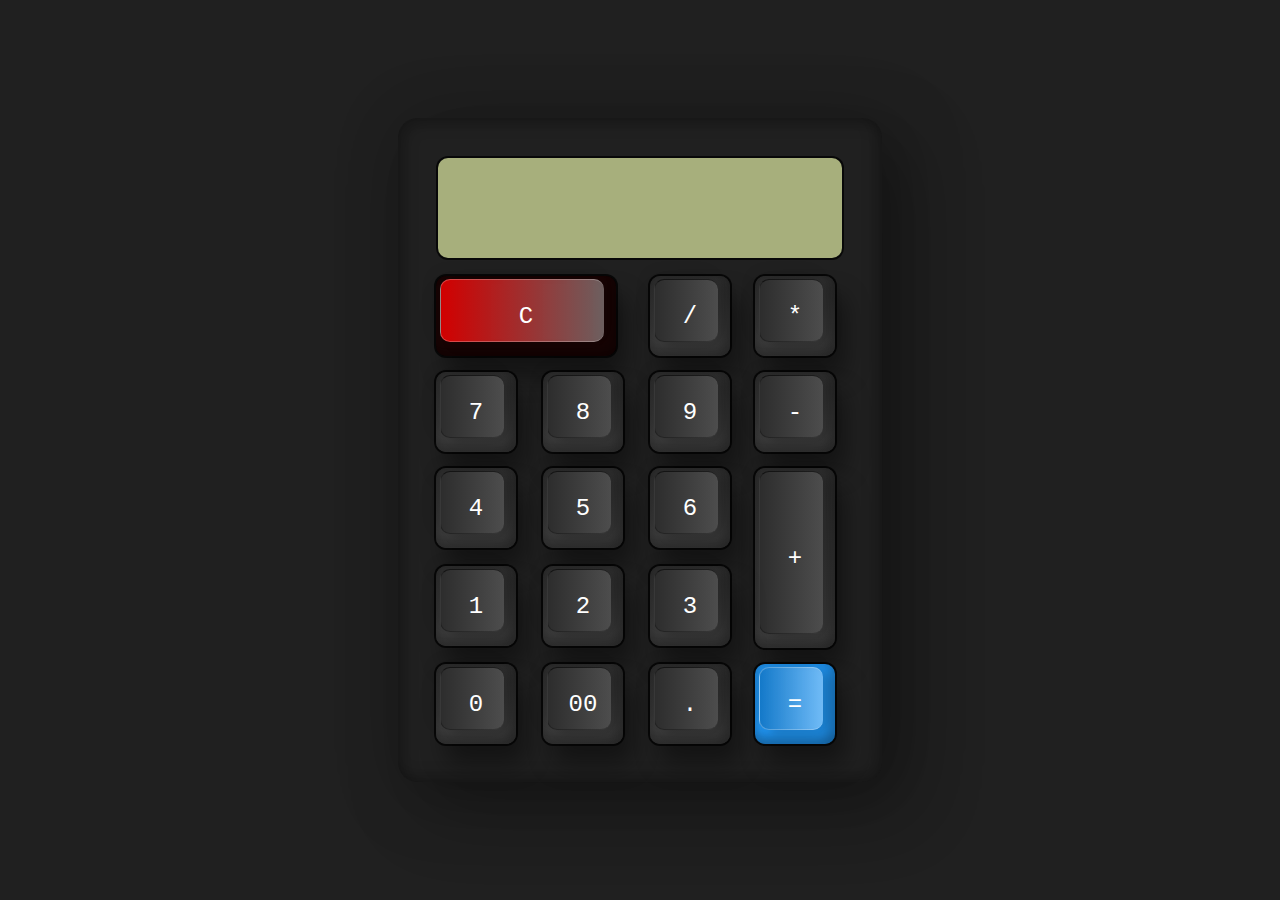
<file: index.html>
<!DOCid html>
<html lang="en">

<head>
    <meta charset="UTF-8">
    <meta http-equiv="X-UA-Compatible" content="IE=edge">
    <meta name="viewport" content="width=device-width, initial-scale=1.0">
    <title>Ex001</title>
    <link rel="stylesheet" href="stylesheet.css">

<body>
    <div class="container">
        <form action="" name="calc" class="calculator">
          <input type="text" class="value" readonly name="txt" />
          <span class="num clear" onclick="calc.txt.value=''"><i>C</i></span>
          <span class="num" onclick="calc.txt.value+='/'"><i>/</i></span>
          <span class="num" onclick="calc.txt.value+='*'"><i>*</i></span>
          <span class="num" onclick="calc.txt.value+='7'"><i>7</i></span>
          <span class="num" onclick="calc.txt.value+='8'"><i>8</i></span>
          <span class="num" onclick="calc.txt.value+='9'"><i>9</i></span>
          <span class="num" onclick="calc.txt.value+='-'"><i>-</i></span>
          <span class="num" onclick="calc.txt.value+='4'"><i>4</i></span>
          <span class="num" onclick="calc.txt.value+='5'"><i>5</i></span>
          <span class="num" onclick="calc.txt.value+='6'"><i>6</i></span>
          <span class="num plus" onclick="calc.txt.value+='+'"><i>+</i></span>
          <span class="num" onclick="calc.txt.value+='1'"><i>1</i></span>
          <span class="num" onclick="calc.txt.value+='2'"><i>2</i></span>
          <span class="num" onclick="calc.txt.value+='3'"><i>3</i></span>
          <span class="num" onclick="calc.txt.value+='0'"><i>0</i></span>
          <span class="num" onclick="calc.txt.value+='00'"><i>00</i></span>
          <span class="num" onclick="calc.txt.value+='.'"><i>.</i></span>
  
          <span
            class="num equal"
            onclick="document.calc.txt.value=eval(calc.txt.value)"
            ><i>=</i></span
          >
        </form>
      </div>
</file>
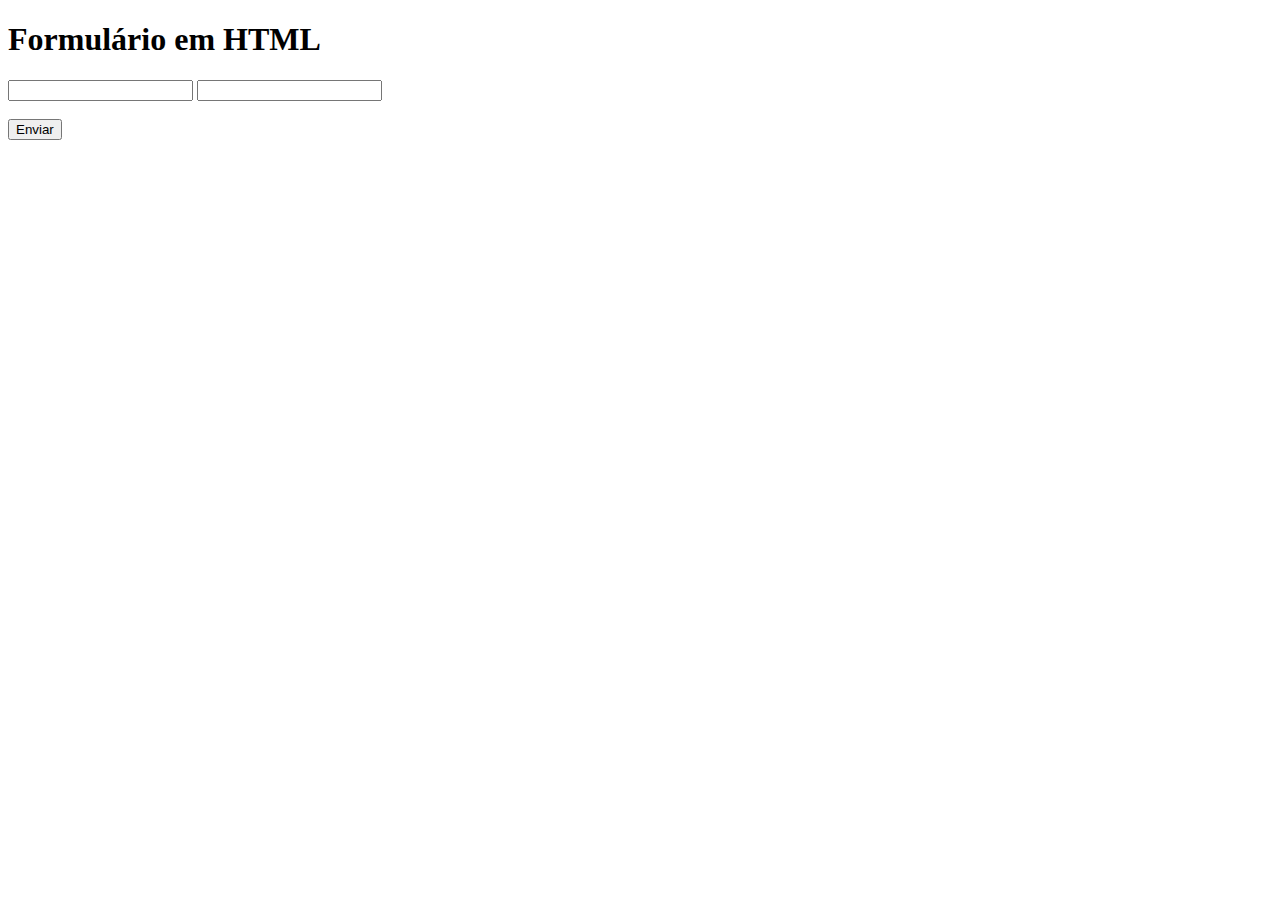
<file: 24-04/index.html>
<!DOCTYPE html>
<html lang="en">
<head>
    <meta charset="UTF-8">
    <meta http-equiv="X-UA-Compatible" content="IE=edge">
    <meta name="viewport" content="width=device-width, initial-scale=1.0">
    <title>Document</title>
</head>
<body>
    <h1> Formulário em HTML</h1>
    <form>
        <input type="text" id="nome">
        <input type="text" id="sobrenome">
        <br> </br>
        <button type="button" onclick="myFunction()">Enviar</button>
        </form>
        <p id="mostra"></p>
    </form>
    <script>
        function myFunction() {
            var Vnome= document.getElementById("nome").value;
            var Vsnome= document.getElementById("sobrenome").value;
            document.getElementById("mostra").innerHTML = [Vnome+" "+Vsnome];
        }
    </script>
</body>
</html>
</file>
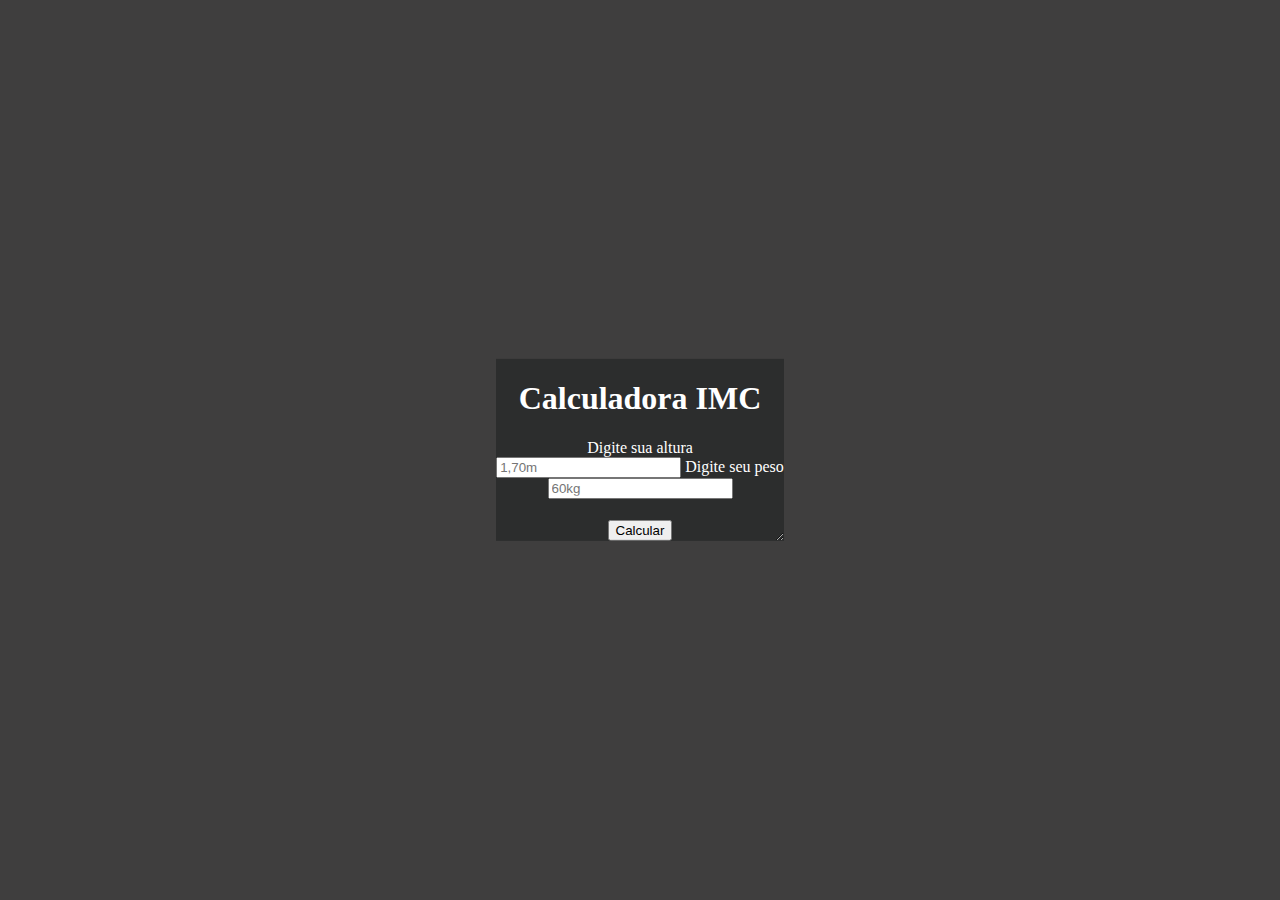
<file: imc/index.html>
<!DOCTYPE html>
<html lang="en">
  <head>
    <meta charset="UTF-8" />
    <meta http-equiv="X-UA-Compatible" content="IE=edge" />
    <meta name="viewport" content="width=device-width, initial-scale=1.0" />
    <title>IMC</title>
    <script src="assets/js/calc.js"></script>
    <link href="https://cdn.jsdelivr.net/npm/bootstrap@5.3.0-alpha3/dist/css/bootstrap.min.css" rel="stylesheet" integrity="sha384-KK94CHFLLe+nY2dmCWGMq91rCGa5gtU4mk92HdvYe+M/SXH301p5ILy+dN9+nJOZ" crossorigin="anonymous">
    <link rel="stylesheet" href="assets/css/index.css" />
  </head>
  <body>
    <div id="fundo_calc" class="card h-00 d-flex align-items-center justify-content-center" style="width: 18rem;">
       <div class="card-body">
      <h1 class="card-text">Calculadora IMC</h1>
      <div id="inputs">
        <div class="mb-3">
          <label for="alt" class="form-label">Digite sua altura</label>
          <input type="number" class="form-control" id="alt" placeholder="1,70m">
          <label for="peso" class="form-label">Digite seu peso</label>
          <input type="number" class="form-control" id="peso" placeholder="60kg">
          
        <label for="valimc1"></label>
        <div id="valimc2">
          <h1></h1>
          <div id="calc-btn">
            <button type="button" id="calc-btn"class="btn btn-primary btn-lg">Calcular</button>
        </div>
        </div>
      </div>
    </div>
    <script>
      // Adiciona um evento de clique ao botão de "Calcular"
      document.getElementById("calc-btn").addEventListener("click", Calc_IMC);
    </script>
  </body>
</html>
</file>
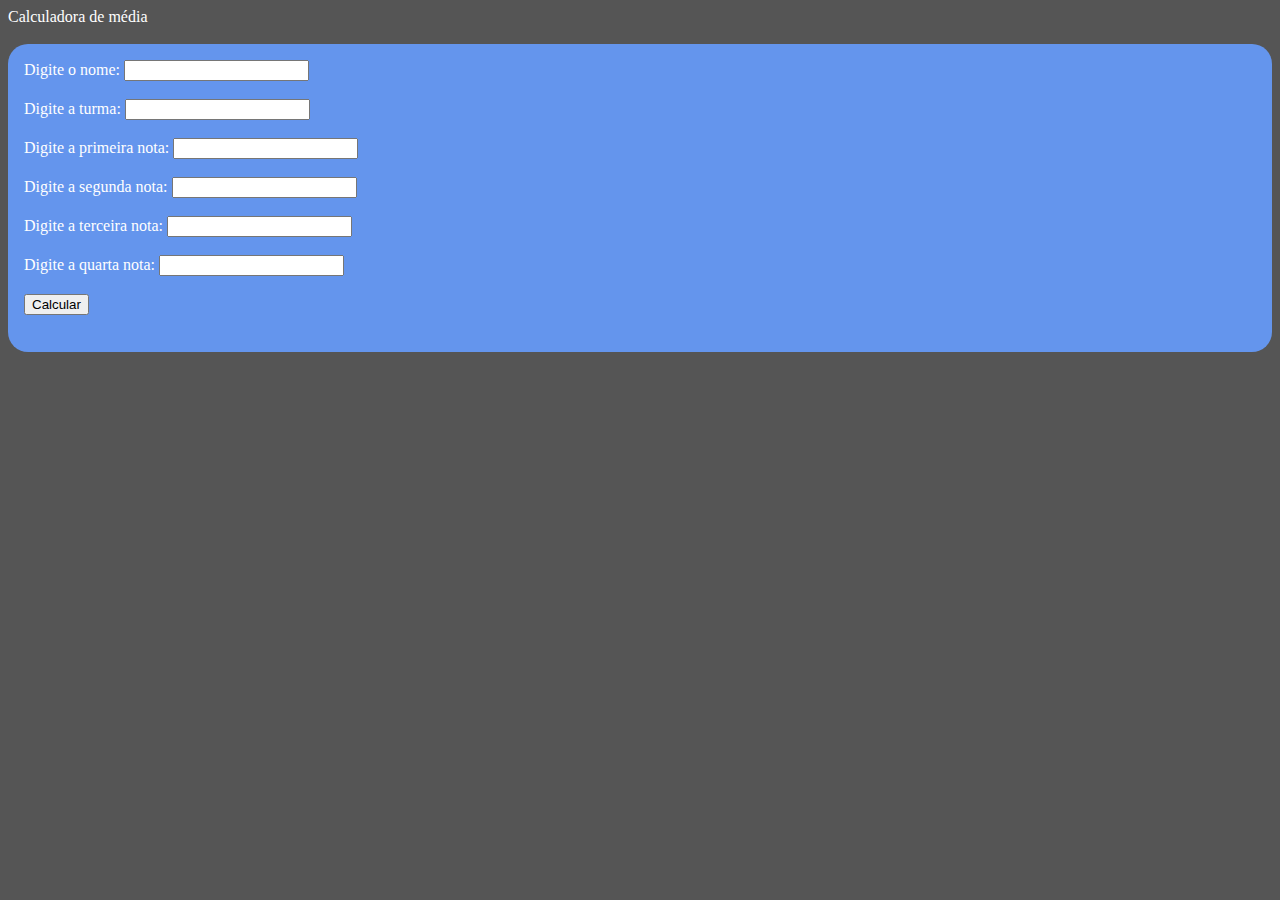
<file: 18-04/calc media/index.html>
<!DOCTYPE html>
<html lang="pt-BR">
<head>
    <meta charset="UTF-8">
    <meta http-equiv="X-UA-Compatible" content="IE=edge">
    <meta name="viewport" content="width=device-width, initial-scale=1.0">
    <link rel="stylesheet" href="stylesheet.css">
    <script src="main.js"></script>
    <title>EX 18-04</title>
</head>
<body>
    <div> Calculadora de média</div>
    <br>
    <form>
        <label for="pNome">Digite o nome: </label>
        <input type="text" id="pNome" name="Pnome"><br><br>
        <label for="turma">Digite a turma:</label>
        <input type="text" id="turma" name="turma"><br><br>
        <label for="nota1">Digite a primeira nota: </label>
        <input type="number" id="nota1" name="nota1"><br><br>
        <label for="nota2">Digite a segunda nota: </label>
        <input type="number" id="nota2" name="nota2"><br><br>
        <label for="nota3">Digite a terceira nota: </label>
        <input type="number" id="nota3" name="nota3"><br><br>
        <label for="nota4">Digite a quarta nota: </label>
        <input type="number" id="nota4" name="nota4"><br><br>
        <button type="button" onclick=calcularMedia()>Calcular</button>
        <div>
        <h1 id="resultado"></h1>
      </form>
    </div> 
      <script>
        function calcularMedia() {
            let nome = document.getElementById("pNome").value;
            let turma= document.getElementById("turma").value;
            let nota1= parseFloat(document.getElementById("nota1").value);
            let nota2= parseFloat(document.getElementById("nota2").value);
            let nota3= parseFloat(document.getElementById("nota3").value);
            let nota4= parseFloat(document.getElementById("nota4").value);
            let media = (nota1+nota2+nota3+nota4)/4;

            if (media >= 6){
            document.getElementById("resultado").innerHTML = `O aluno ${nome} da turma ${turma} foi aprovado com a nota ${media}`;
            }

            else if (media <= 3) {
                document.getElementById("resultado").innerHTML = `O aluno ${nome} da turma ${turma} foi reprovado, com a nota ${media}`;
            }
            else {
                document.getElementById("resultado").innerHTML = `O aluno ${nome} da turma ${turma} está em recuperação, com a nota ${media}`;
            }
        }
      </script>
</body>
</html>
</file>
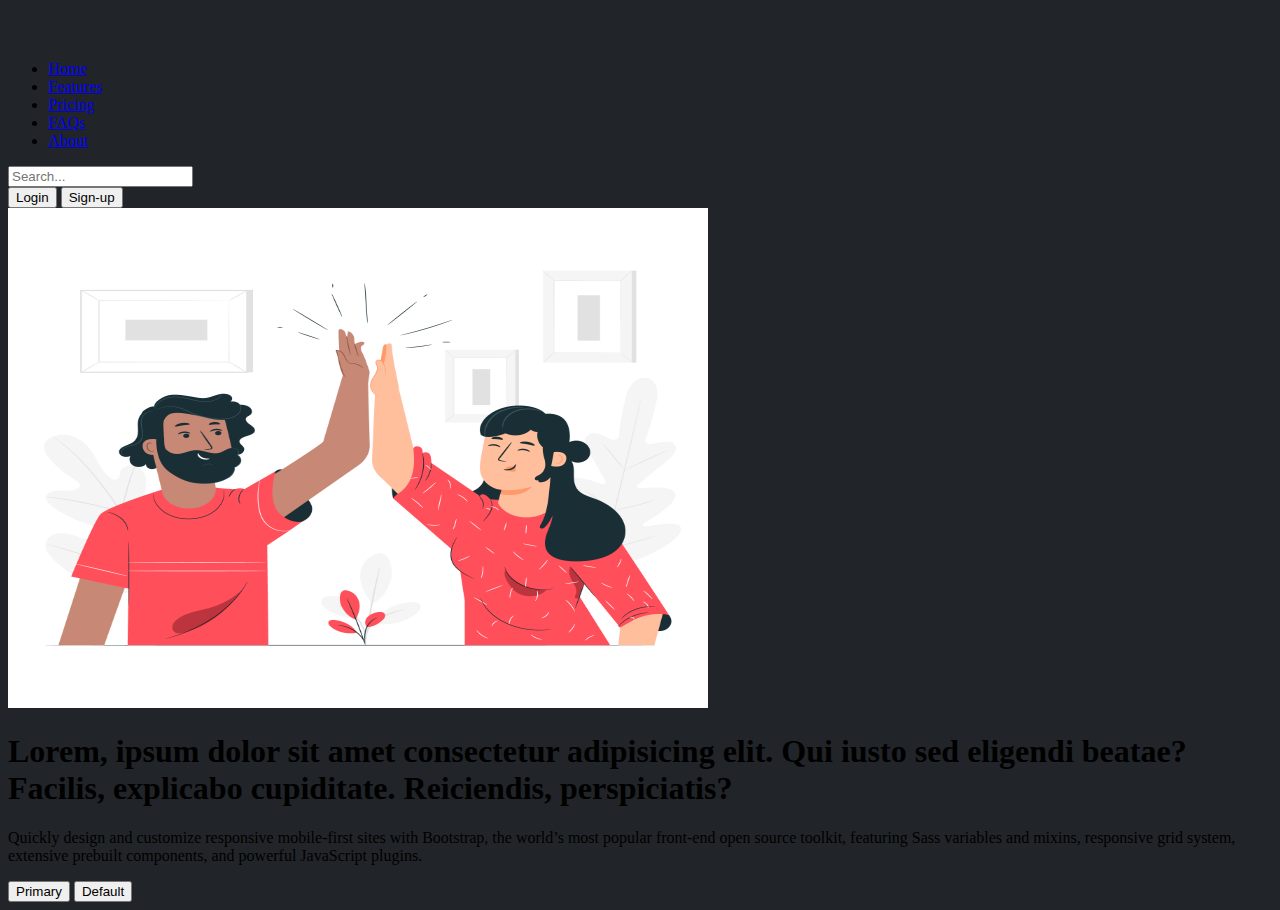
<file: 18-04/teste bootstrap/index.html>
<!DOCTYPE html>
<html lang="en">
<head>
    <meta charset="UTF-8">
    <meta http-equiv="X-UA-Compatible" content="IE=edge">
    <link href="https://cdn.jsdelivr.net/npm/bootstrap@5.3.0-alpha3/dist/css/bootstrap.min.css" rel="stylesheet" integrity="sha384-KK94CHFLLe+nY2dmCWGMq91rCGa5gtU4mk92HdvYe+M/SXH301p5ILy+dN9+nJOZ" crossorigin="anonymous">
    <script src="https://cdn.jsdelivr.net/npm/bootstrap@5.3.0-alpha3/dist/js/bootstrap.min.js" integrity="sha384-Y4oOpwW3duJdCWv5ly8SCFYWqFDsfob/3GkgExXKV4idmbt98QcxXYs9UoXAB7BZ" crossorigin="anonymous"></script>
    <meta name="viewport" content="width=device-width, initial-scale=1.0">
    <link rel="stylesheet" href="style.css">
    <title>Bootstrap</title>
</head>
<body>
    <header class="p-3 text-bg-dark">
        <div class="container">
          <div class="d-flex flex-wrap align-items-center justify-content-center justify-content-lg-start">
            <a href="/" class="d-flex align-items-center mb-2 mb-lg-0 text-white text-decoration-none">
              <svg class="bi me-2" width="40" height="32" role="img" aria-label="Bootstrap"><use xlink:href="#bootstrap"></use></svg>
            </a>
    
            <ul class="nav col-12 col-lg-auto me-lg-auto mb-2 justify-content-center mb-md-0">
              <li><a href="#" class="nav-link px-2 text-secondary">Home</a></li>
              <li><a href="#" class="nav-link px-2 text-white">Features</a></li>
              <li><a href="#" class="nav-link px-2 text-white">Pricing</a></li>
              <li><a href="#" class="nav-link px-2 text-white">FAQs</a></li>
              <li><a href="#" class="nav-link px-2 text-white">About</a></li>
            </ul>
    
            <form class="col-12 col-lg-auto mb-3 mb-lg-0 me-lg-3" role="search">
              <input type="search" class="form-control form-control-dark text-bg-dark" placeholder="Search..." aria-label="Search">
            </form>
    
            <div class="text-end">
              <button type="button" class="btn btn-outline-light me-2">Login</button>
              <button type="button" class="btn btn-warning">Sign-up</button>
            </div>
          </div>
        </div>
      </header>
      <div class="container col-xxl-8 px-4 py-5">
        <div class="row flex-lg-row-reverse align-items-center g-5 py-5">
          <div class="col-10 col-sm-8 col-lg-6">
            <img src="foto.jpg" class="d-block mx-lg-auto img-fluid" alt="Bootstrap Themes" width="700" height="500" loading="lazy">
          </div>
          <div class="col-lg-6">
            <h1 class="display-5 fw-bold text-body-emphasis lh-1 mb-3">Lorem, ipsum dolor sit amet consectetur adipisicing elit. Qui iusto sed eligendi beatae? Facilis, explicabo cupiditate. Reiciendis, perspiciatis?</h1>
            <p class="lead">Quickly design and customize responsive mobile-first sites with Bootstrap, the world’s most popular front-end open source toolkit, featuring Sass variables and mixins, responsive grid system, extensive prebuilt components, and powerful JavaScript plugins.</p>
            <div class="d-grid gap-2 d-md-flex justify-content-md-start">
              <button type="button" class="btn btn-primary btn-lg px-4 me-md-2">Primary</button>
              <button type="button" class="btn btn-outline-secondary btn-lg px-4">Default</button>
            </div>
          </div>
        </div>
      </div>
</body>
</html>
</file>
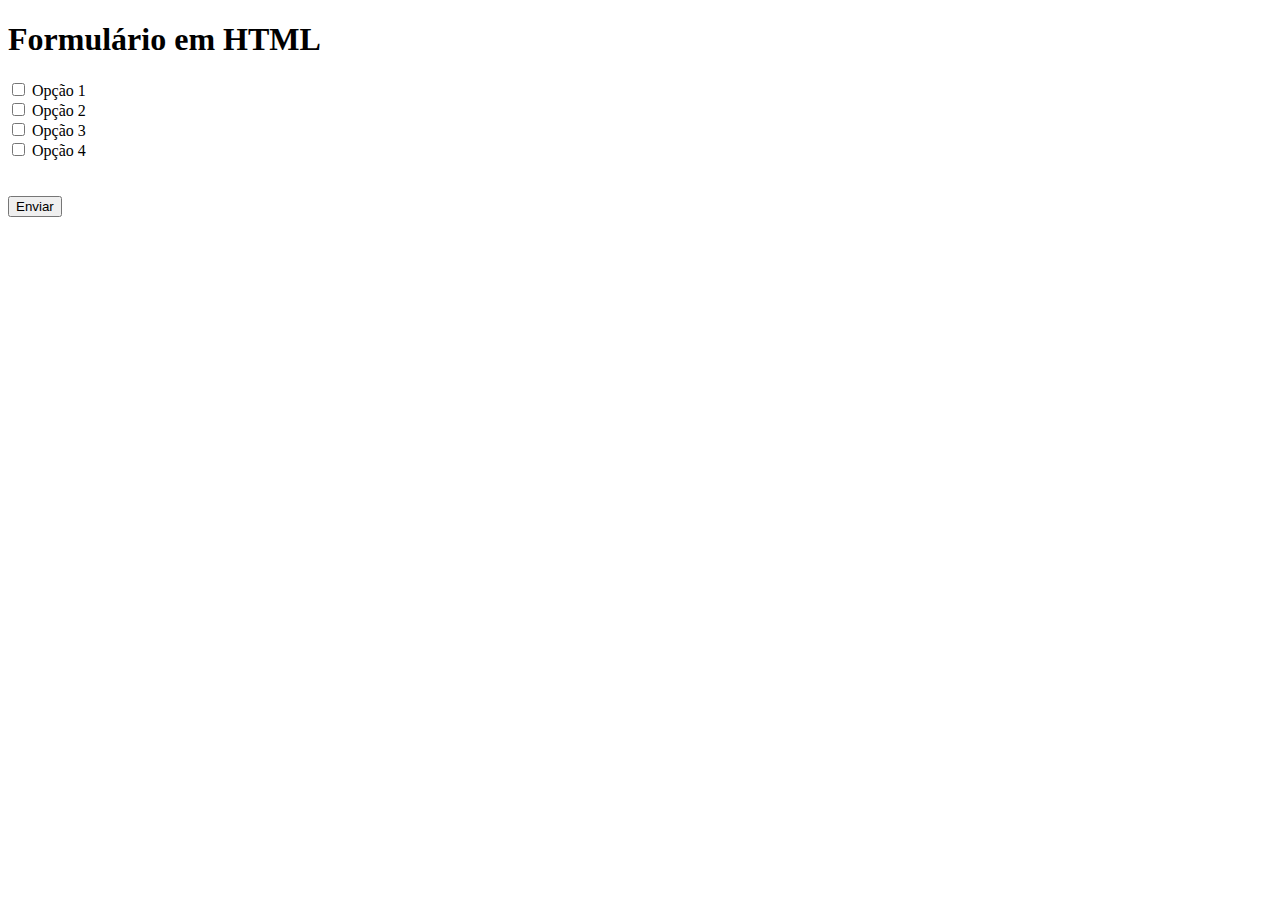
<file: 24-04/indexcheckbox.html>
<!DOCTYPE html>
<html lang="en">
<head>
    <meta charset="UTF-8">
    <meta http-equiv="X-UA-Compatible" content="IE=edge">
    <meta name="viewport" content="width=device-width, initial-scale=1.0">
    <title>Document</title>
</head>
<body>
    <h1> Formulário em HTML</h1>
    <form>
        <input type="checkbox" id="texto" name="texto" value="Valor 1">
        <label>Opção 1</label> <br>
        <input type="checkbox" id="texto" name="texto" value="Valor 2">
        <label>Opção 2</label> <br>
        <input type="checkbox" id="texto" name="texto" value="Valor 3">
        <label>Opção 3</label> <br>
        <input type="checkbox" id="texto" name="texto" value="Valor 4">
        <label>Opção 4</label> <br>
        
        <br> </br>
        <button type="button" onclick="myFunction()">Enviar</button>
        <p id="mostra"></p>
        </form>
    <script>
        function myFunction() {
            let texto= []
            let checkboxes= document.querySelectorAll('input[type=checkbox]:checked')
            for (let i = 0 ; i < checkboxes.length; i++) {
                texto.push(checkboxes[i].value)
            }

            document.getElementById("mostra").innerHTML= texto;
        }
    </script>
</body>
</html>
</file>
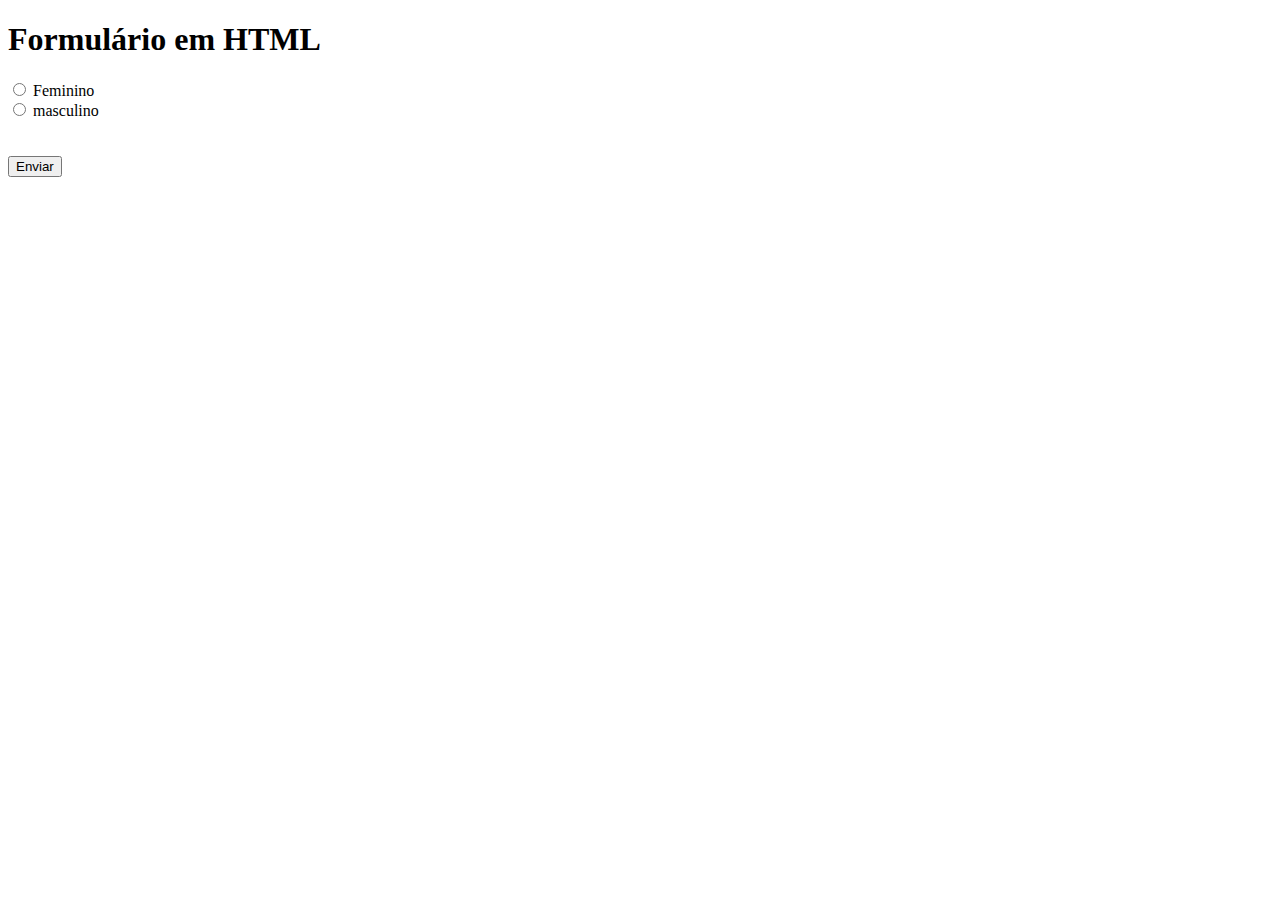
<file: 24-04/indexradio.html>
<!DOCTYPE html>
<html lang="en">
<head>
    <meta charset="UTF-8">
    <meta http-equiv="X-UA-Compatible" content="IE=edge">
    <meta name="viewport" content="width=device-width, initial-scale=1.0">
    <title>Document</title>
</head>
<body>
    <h1> Formulário em HTML</h1>
    <form>
        <input type="radio" id="texto" name="texto" value="F">
        <label for="feminino">Feminino</label> <br>
        <input type="radio" id="texto" name="texto" value="M">
        <label for="masculino">masculino</label> <br> 
        <br> </br>
        <button type="button" onclick="myFunction()">Enviar</button>
        <p id="mostra"></p>
        </form>
    <script>
        function myFunction() {
            let texto= document.querySelector('input[name="texto"]:checked').value;
            document.getElementById("mostra").innerHTML= texto;
        }
    </script>
</body>
</html>
</file>
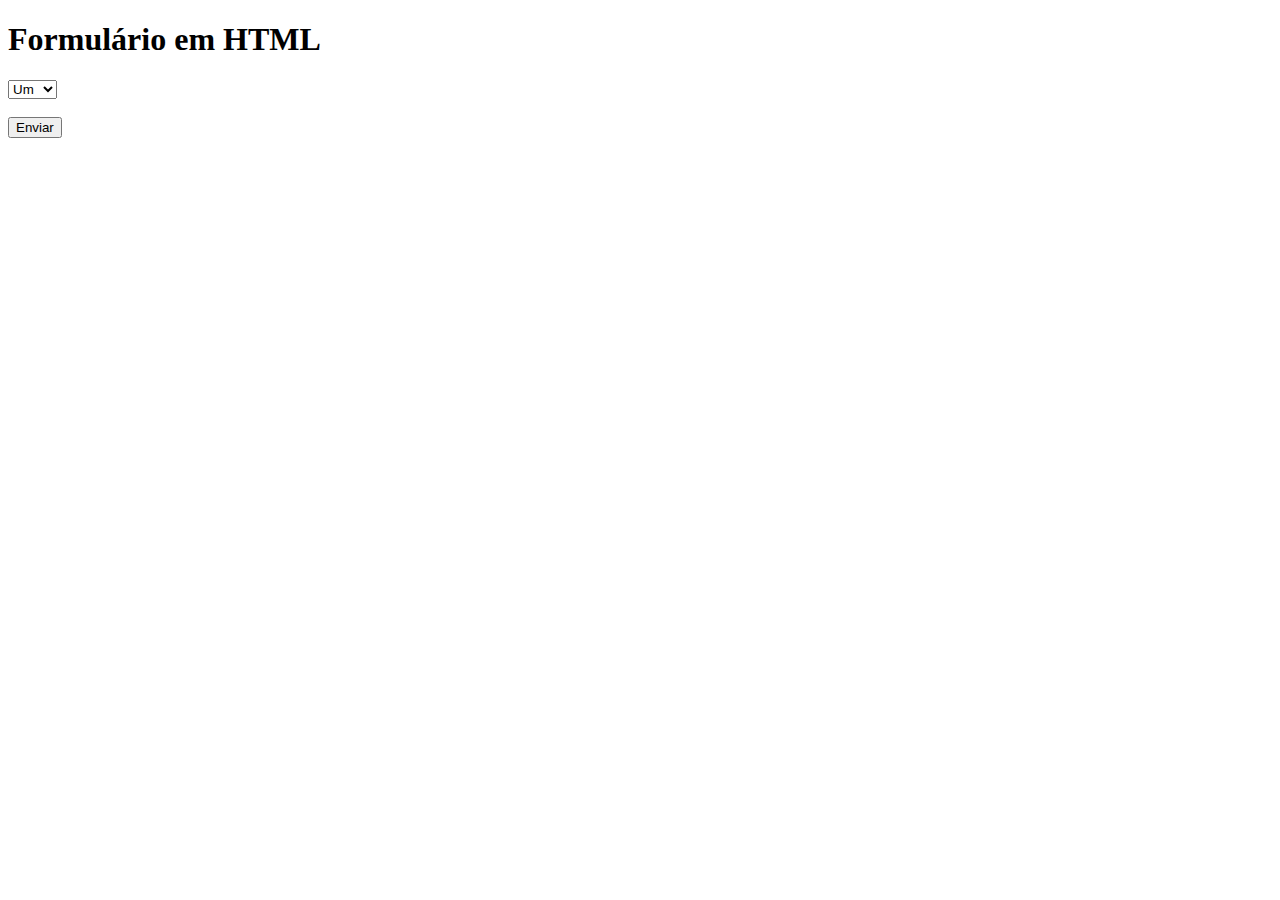
<file: 24-04/indexselect.html>
<!DOCTYPE html>
<html lang="en">
<head>
    <meta charset="UTF-8">
    <meta http-equiv="X-UA-Compatible" content="IE=edge">
    <meta name="viewport" content="width=device-width, initial-scale=1.0">
    <title>Document</title>
</head>
<body>
    <h1> Formulário em HTML</h1>
    <form>
        <select id="texto">
            <option value="1">Um</option>
            <option value="2">Dois</option>
            <option value="3">Três</option>  
        </select>   
        <br> </br>
        <button type="button" onclick="myFunction()">Enviar</button>
        <p id="mostra"></p>
        </form>
    <script>
        function myFunction() {
            let texto= document.getElementById("texto").value;
            document.getElementById("mostra").innerHTML= texto;
        }
    </script>
</body>
</html>
</file>
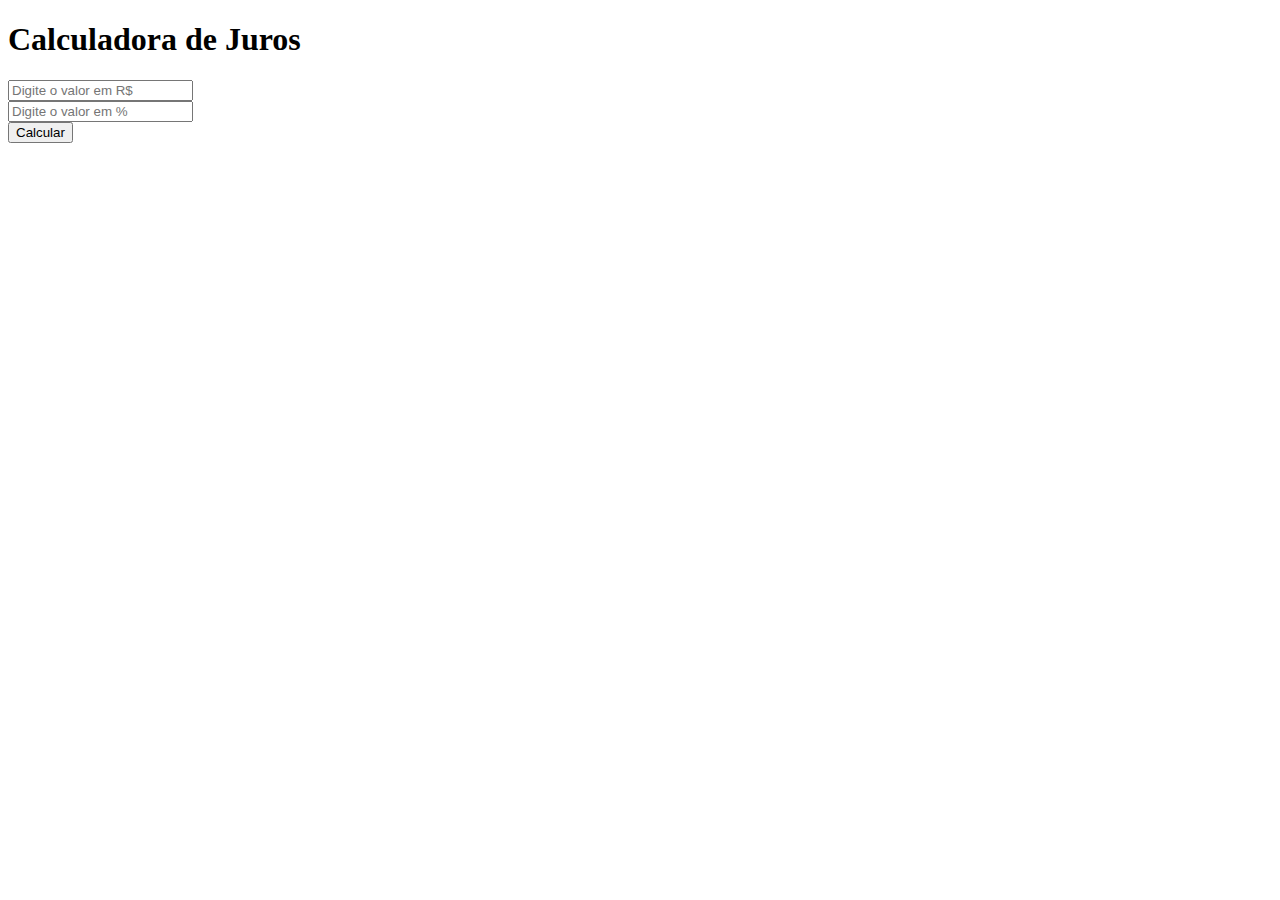
<file: aula 02-05/acrescimo.html>
<!DOCTYPE html>
<html lang="pt-br">

<head>
    <meta charset="UTF-8">
    <meta http-equiv="X-UA-Compatible" content="IE=edge">
    <meta name="viewport" content="width=device-width, initial-scale=1.0">
    <title>Calculadora</title>

    <link href="https://cdn.jsdelivr.net/npm/bootstrap@5.3.0-alpha3/dist/css/bootstrap.min.css" rel="stylesheet"
        integrity="sha384-KK94CHFLLe+nY2dmCWGMq91rCGa5gtU4mk92HdvYe+M/SXH301p5ILy+dN9+nJOZ" crossorigin="anonymous">

    <script src="assets/js/acrescimo.js"></script>
</head>

<body>
    <div class="container text-center">        
        <h1>Calculadora de Juros</h1>
        <form>
            <div class="mb-3">
                <input id="Valor" type="text" class="form-control" placeholder="Digite o valor em R$">
            </div>
            <div class="mb-3">
                <input id="Desconto" type="text" class="form-control" placeholder="Digite o valor em %">
            </div>
            
            <div class="mb-3">

                <button type="button" onclick="myFunction()" class="btn btn-primary">Calcular</button>
            </div>
    </div>
    </form>
    <p id="mostra"></p>

    <script src="https://cdn.jsdelivr.net/npm/bootstrap@5.3.0-alpha3/dist/js/bootstrap.bundle.min.js"
        integrity="sha384-ENjdO4Dr2bkBIFxQpeoTz1HIcje39Wm4jDKdf19U8gI4ddQ3GYNS7NTKfAdVQSZe"
        crossorigin="anonymous"></script>
    </div>
</body>

</html>
</file>
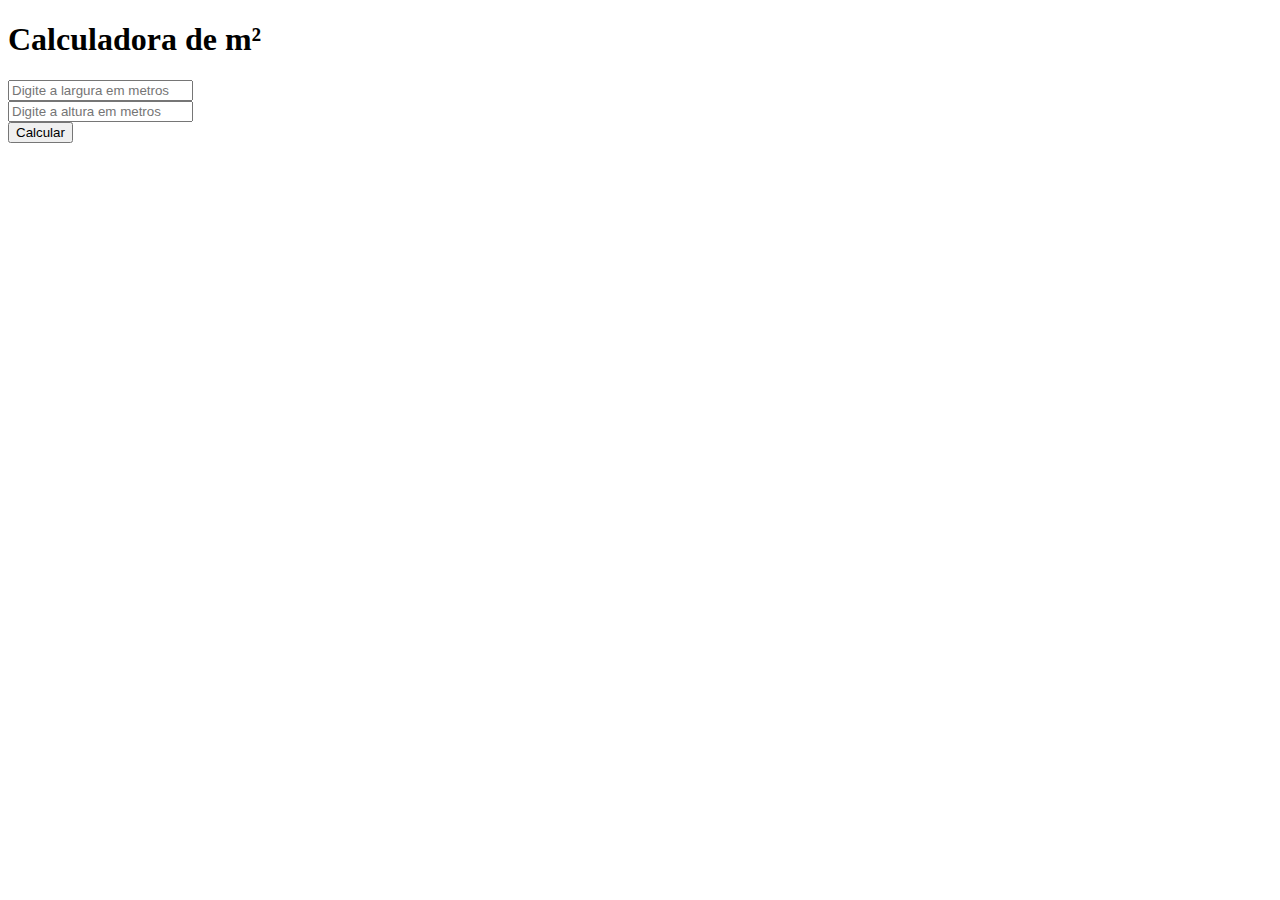
<file: aula 02-05/area.html>
<!DOCTYPE html>
<html lang="pt-br">

<head>
    <meta charset="UTF-8">
    <meta http-equiv="X-UA-Compatible" content="IE=edge">
    <meta name="viewport" content="width=device-width, initial-scale=1.0">
    <title>Calculadora</title>

    <link href="https://cdn.jsdelivr.net/npm/bootstrap@5.3.0-alpha3/dist/css/bootstrap.min.css" rel="stylesheet"
        integrity="sha384-KK94CHFLLe+nY2dmCWGMq91rCGa5gtU4mk92HdvYe+M/SXH301p5ILy+dN9+nJOZ" crossorigin="anonymous">

    <script src="assets/js/area.js"></script>
</head>

<body>
    <div class="container text-center">        
        <h1>Calculadora de m²</h1>
        <form>
            <div class="mb-3">
                <input id="largura" type="text" class="form-control" placeholder="Digite a largura em metros">
            </div>
            <div class="mb-3">
                <input id="altura" type="text" class="form-control" placeholder="Digite a altura em metros">
            </div>
            
            <div class="mb-3">

                <button type="button" onclick="myFunction()" class="btn btn-primary">Calcular</button>
            </div>
    </div>
    </form>
    <p id="mostra"></p>

    <script src="https://cdn.jsdelivr.net/npm/bootstrap@5.3.0-alpha3/dist/js/bootstrap.bundle.min.js"
        integrity="sha384-ENjdO4Dr2bkBIFxQpeoTz1HIcje39Wm4jDKdf19U8gI4ddQ3GYNS7NTKfAdVQSZe"
        crossorigin="anonymous"></script>
    </div>
</body>

</html>
</file>
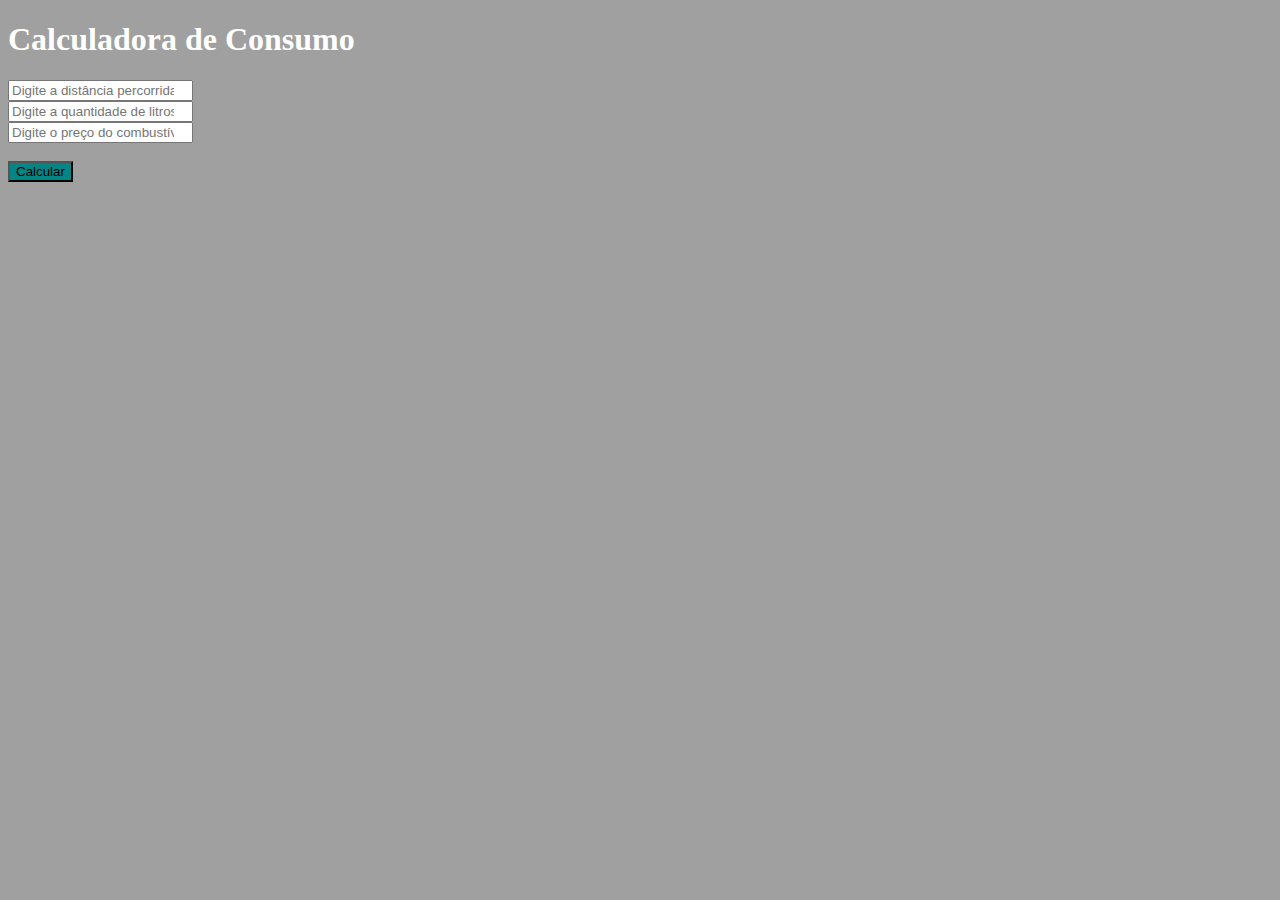
<file: aula 02-05/calc_consumo.html>
<!DOCTYPE html>
<html lang="pt-br">

<head>
    <meta charset="UTF-8">
    <meta http-equiv="X-UA-Compatible" content="IE=edge">
    <meta name="viewport" content="width=device-width, initial-scale=1.0">
    <title>Calculadora</title>
    <link href="https://cdn.jsdelivr.net/npm/bootstrap@5.3.0-alpha3/dist/css/bootstrap.min.css" rel="stylesheet"
        integrity="sha384-KK94CHFLLe+nY2dmCWGMq91rCGa5gtU4mk92HdvYe+M/SXH301p5ILy+dN9+nJOZ" crossorigin="anonymous">
        <link rel="stylesheet" type="text/css" href="assets/css/stylesheet.css" media="screen" />
    <script src="assets/js/calc_consumo.js"></script>
</head>

<body>
    <div class="container text-center">        
        <h1>Calculadora de Consumo</h1>
        
        <form class="fundo-calc ">
            <div class="mb-3 w-50">
                <input id="KM" type="number" class="form-control" placeholder="Digite a distância percorrida em KM">
            </div>
            <div class="mb-3 w-50">
                <input id="litrosCombustivel" type="number" class="form-control" placeholder="Digite a quantidade de litros consumidos">
                
            </div>
            <div class="mb-3 w-50">
                <input id="precoCombustivel" type="number" class="form-control" placeholder="Digite o preço do combustível em R$">
            
            <div class="mb-3">
                <br>

                <button type="button" onclick="myFunction()" class="btn btn-primary">Calcular</button>
            </div>
    </div>
    </form>
    
    <p id="mostra"></p>

    <script src="https://cdn.jsdelivr.net/npm/bootstrap@5.3.0-alpha3/dist/js/bootstrap.bundle.min.js"
        integrity="sha384-ENjdO4Dr2bkBIFxQpeoTz1HIcje39Wm4jDKdf19U8gI4ddQ3GYNS7NTKfAdVQSZe"
        crossorigin="anonymous"></script>
    </div>
</body>

</html>
</file>
<file: stylesheet.css>
* {
    margin: 0;
    padding: 0;
    box-sizing: border-box;
    font-family: "Courier New", Courier, monospace;
  }
  body {
    display: flex;
    height: 100vh;
    align-items: center;
    justify-content: center;
    background-color: #202020;
  }
  .container {
    position: relative;
    min-width: 300px;
    min-height: 400px;
    padding: 40px 30px 30px;
    border-radius: 20px;
    box-shadow: 25px 25px 75px rgba(0, 0, 0, 0.25),
      10px 10px 70px rgba(0, 0, 0, 0.25), inset -5px -5px 15px rgba(0, 0, 0, 0.25),
      inset 5px 5px 15px rgba(0, 0, 0, 0.25);
  }
  .container span {
    color: #fff;
    position: relative;
    display: grid;
    width: 80px;
    place-items: center;
    margin: 8px;
    height: 80px;
    background: linear-gradient(180deg, #2f2f2f, #3f3f3f);
    box-shadow: inset -8px 0 8px rgba(0, 0, 0, 0.15),
      inset 0 -8px 8px rgba(0, 0, 0, 0.25), 0 0 0 2px rgba(0, 0, 0, 0.75),
      10px 20px 25px rgba(0, 0, 0, 0.4);
    user-select: none;
    cursor: pointer;
    font-weight: 400;
    border-radius: 10px;
  }
  .calculator span:active {
    filter: brightness(1.5);
  }
  .calculator span::before {
    content: "";
    position: absolute;
    top: 3px;
    left: 4px;
    bottom: 14px;
    right: 12px;
    border-radius: 10px;
    background: linear-gradient(90deg, #2d2d2d, #4d4d4d);
    box-shadow: -5px -5px 15px rgba(0, 0, 0, 0.1),
      10px 5px 10px rgba(0, 0, 0, 0.15);
    border-left: 1px solid #0004;
    border-bottom: 1px solid #0004;
    border-top: 1px solid #0009;
  }
  .calculator span i {
    position: relative;
    font-style: normal;
    font-size: 1.5em;
    text-transform: uppercase;
  }
  .calculator {
    position: relative;
    display: grid;
  }
  .calculator .value {
    position: relative;
    grid-column: span 4;
    height: 100px;
    width: calc(100% - 20px);
    left: 10px;
    border: none;
    outline: none;
    background-color: #a7af7c;
    margin-bottom: 10px;
    border-radius: 10px;
    box-shadow: 0 0 0 2px rgba(0, 0, 0, 0.75);
    text-align: right;
    padding: 10px;
    font-size: 2em;
  }
  .calculator .clear {
    grid-column: span 2;
    width: 180px;
    background: rgb(26, 5, 5);
  }
  .calculator .clear::before {
    background: linear-gradient(90deg, #d20000, #ffffff5c);
    border-left: 1px solid #fff4;
    border-bottom: 1px solid #fff4;
    border-top: 1px solid #fff4;
  }
  .calculator .plus {
    grid-row: span 2;
    height: 180px;
  }
  .calculator .equal {
    background: #2196f3;
  }
  .calculator .equal::before{
    background: linear-gradient(90deg, #1479c9, #ffffff5c);
    border-left: 1px solid #fff4;
    border-bottom: 1px solid #fff4;
    border-top: 1px solid #fff4;
  }
</file>
<file: imc/assets/css/index.css>
body {
  background-color: rgb(63, 62, 62);
  height: 100%

}

#fundo_calc {
  background-color: rgb(44, 45, 45);
  color: white;
  text-align: center;
  position: absolute;
  top: 50%;
  left: 50%;
  transform: translate(-50%, -50%);
  resize: both;
  overflow: auto;


}
</file>
<file: 18-04/calc media/stylesheet.css>
body {
    background-color: rgb(85, 85, 85);

}
label {
    color: rgb(255, 255, 255);
}

form {
    background-color:cornflowerblue;
    border-radius: 20px;
    padding: 1rem;
    font-family:Tahoma
}

div {
    color: white;
}
</file>
<file: 18-04/teste bootstrap/style.css>
body {
    background-color: #212529;
}
</file>
<file: aula 02-05/assets/css/stylesheet.css>
body {
    background-color: #a0a0a0;
    color: white;
}

.btn-primary, .btn-primary:hover, .btn-primary:active, .btn-primary:visited {
    background-color: #048585 !important;
    
}
</file>
